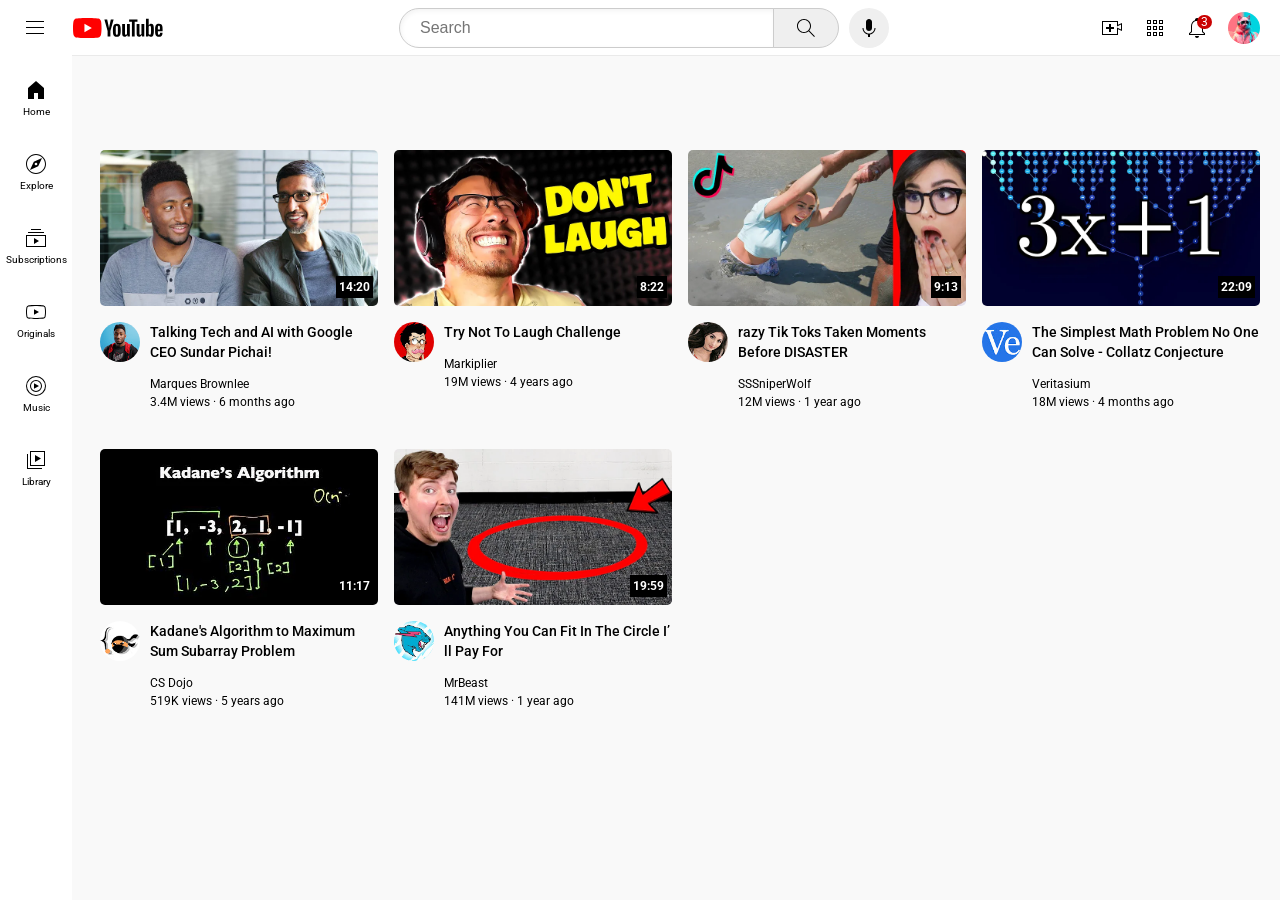
<file: index.html>
<!DOCTYPE html>
<html lang="en">
  <head>
      <title>YouTube Clone</title>
      <meta charset="UTF-8">
      <meta name="viewport" content="width=device-width, initial-scale=1.0">
      <link rel="preconnect" href="https://fonts.googleapis.com">
      <link rel="preconnect" href="https://fonts.gstatic.com" crossorigin>
      <link href="https://fonts.googleapis.com/css2?family=Roboto:wght@400;500;700&display=swap" rel="stylesheet">
      <link rel="stylesheet" href="./Style/Genral.css">
      <link rel="stylesheet" href="./Style/Header.css">
      <link rel="stylesheet" href="./Style/Videos.css">
      <link rel="stylesheet" href="./Style/sider.css">
  </head>
  <body>
    <header>
    <div class="header">
      
      <div class="left-sec">
        <img class="hamburger" src="./Icons/hamburger-menu.svg" alt="Menu">
        <img class="yt-logo"  src="./Icons/youtube-logo.svg" alt="YouTube Logo">
      </div>

      <div class="mid-sec">        <input class="search-bar" type="search" placeholder="Search">
        <button class="search-button">
          <img class="search-img" src="./Icons/search.svg" alt="Search">
          <div class="tooltip">Search</div>
        </button>
        <button class="voice-search-button">
          <img class="mic" src="./Icons/voice-search-icon.svg" alt="Voice Search">
          <div class="tooltip">Search with your Voice </div>
        </button>
      </div>

      <div class="right-sec">        <div class="upload-icon-container">
          <img class="upload-icon" src="./Icons/upload.svg" alt="Upload">
          <div class="tooltip">Create</div>
        </div>
        <div class="apps-icon-container">
          <img class="apps-icon" src="./Icons/youtube-apps.svg" alt="YouTube Apps">
          <div class="tooltip">YouTube Apps</div>
        </div>
        <div class="notifications-icon-container">
          <img class="notifications-icon" src="./Icons/notifications.svg" alt="Notifications">
          <div class="tooltip">Notifications</div>
          <div class="notifications-count">3</div>
        </div>
        <div class="user-icon-container">
          <img class="user-icon" src="./images/CopyFlow.jpg" alt="User Profile">
          <div class="tooltip">Charan Tej</div>
        </div>
      </div>

    </div>
    </header>
      <nav>
    <div class="sider">
      <div class="sider-link">
        <img src="./Icons/home.svg" alt="Home Icon">
        <div>Home</div>
      </div>
      <div class="sider-link">
        <img src="./Icons/explore.svg" alt="Explore Icon">
        <div>Explore</div>
      </div>
      <div class="sider-link">
        <img src="./Icons/subscriptions.svg" alt="Subscriptions Icon">
        <div>Subscriptions</div>
      </div>
      <div class="sider-link">
        <img src="./Icons/originals.svg" alt="Originals Icon">
        <div>Originals</div>
      </div>
      <div class="sider-link">
        <img src="./Icons/youtube-music.svg" alt="YouTube Music Icon">
        <div>Music</div>
      </div>
      <div class="sider-link">
        <img src="./Icons/library.svg" alt="Library Icon">
        <div>Library</div>
      </div>
    </div>
    </nav>
    
    <main>
    <div class="video-grid">
      <div class="video-preview">
        <div class="thumbnail-row">          <img class="thumbnail-1" src="./images/thumbnail-1.webp" alt="Video Thumbnail - Talking Tech with Sundar Pichai">
          <div class="video-time">14:20</div>
        </div>
        <div class="video-info-grid">
          <div class="channel-icon">
            <img class="icon-picture" src="./Channel-icon/channel-1.jpeg" alt="Marques Brownlee Channel Icon">
          </div>
          <div class="video-info">
            <p class="video-title">
              Talking Tech and AI with Google CEO Sundar Pichai!
            </p>
            <p class="video-aurthor">
              Marques Brownlee
            </p>
            <p class="video-stats">
              3.4M views &#183 6 months ago
            </p>
          </div>
          
        </div>
        
        
      </div>
  
      <div class="video-preview">
        <div class="thumbnail-row">
          <img class="thumbnail-1" src="./images/thumbnail-2.webp" alt="Video Thumbnail - Try Not To Laugh Challenge">
          <div class="video-time">8:22</div>
        </div>
        <div class="video-info-grid">
          <div class="channel-icon">
            <img class="icon-picture" src="./Channel-icon/channel-2.jpeg" alt="Markiplier Channel Icon">
          </div>
          <div class="video-info">
            <p class="video-title">Try Not To Laugh Challenge 
            </p>
            <p class="video-aurthor">
              Markiplier
            </p>
            <p class="video-stats">
              19M views · 4 years ago
            </p>
          </div>
  
        </div>
        
      </div>
  
      <div class="video-preview">
        <div class="thumbnail-row">
          <img class="thumbnail-1" src="./images/thumbnail-3.webp" alt="Video Thumbnail - Crazy TikToks">
          <div class="video-time">9:13</div>
        </div>
        <div class="video-info-grid">
          <div class="channel-icon">
            <img class="icon-picture" src="./Channel-icon/channel-3.jpeg" alt="SSSniperWolf Channel Icon">
          </div>
          <div class="video-info">
            <p class="video-title">
              razy Tik Toks Taken Moments Before DISASTER
            </p>
            <p class="video-aurthor">
              SSSniperWolf
            </p>
            <p class="video-stats">
              12M views · 1 year ago
            </p>
          </div>
  
        </div>
        
        
      </div>
  
      <div class="video-preview">
        <div class="thumbnail-row">
          <img class="thumbnail-1" src="./images/thumbnail-4.webp" alt="Video Thumbnail - Collatz Conjecture">
          <div class="video-time">22:09</div>
        </div>
        <div class="video-info-grid">
          <div class="channel-icon">
            <img class="icon-picture" src="./Channel-icon/channel-4.jpeg" alt="Veritasium Channel Icon">
          </div>
          <div class="video-info">
            <p class="video-title">
              The Simplest Math Problem No One Can Solve - Collatz Conjecture
            </p>
            <p class="video-aurthor">
              Veritasium
            </p>
            <p class="video-stats">
              18M views · 4 months ago
            </p>
          </div>
          
        </div>
        
        
      </div>
  
      <div class="video-preview">
        <div class="thumbnail-row">
          <img class="thumbnail-1" src="./images/thumbnail-5.webp" alt="Video Thumbnail - Kadane's Algorithm">
          <div class="video-time">11:17</div>
        </div>
        <div class="video-info-grid">
          <div class="channel-icon">
            <img class="icon-picture" src="./Channel-icon/channel-5.jpeg" alt="CS Dojo Channel Icon">
          </div>
          <div class="video-info">
            <p class="video-title">Kadane's Algorithm to Maximum Sum Subarray Problem
            </p>
            <p class="video-aurthor">
              CS Dojo
            </p>
            <p class="video-stats">
              519K views · 5 years ago
            </p>
          </div>
  
        </div>
        
      </div>
  
      <div class="video-preview">
        <div class="thumbnail-row">
          <img class="thumbnail-1" src="./images/thumbnail-6.webp" alt="Video Thumbnail - MrBeast Circle Challenge">
          <div class="video-time">19:59</div>
        </div>
        <div class="video-info-grid">
          <div class="channel-icon">
            <img class="icon-picture" src="./Channel-icon/channel-6.jpeg" alt="MrBeast Channel Icon">
          </div>
          <div class="video-info">
            <p class="video-title">
              Anything You Can Fit In The Circle I’ ll Pay For
            </p>
            <p class="video-aurthor">
              MrBeast
            </p>
            <p class="video-stats">
              141M views · 1 year ago
            </p>
          </div>
        </div> 
        
        
      </div>
    </div>
    </main>
    
  </body>
</html>
</file>
<file: Style/Genral.css>
p {
  margin-top: 0px;
  margin-bottom: 0px;
  font-family: Roboto, Arial;
}

body {
  background-color: rgb(249,249,249);
  margin-right: 20px;
  margin-top: 150px;
  margin-left: 100px;
  font-family: Roboto, Arial;
}
</file>
<file: Style/Header.css>
.header {
  height: 55px;
  margin: 0px;
  display: flex;
  flex-direction: row;
  justify-content: space-between;
  z-index: 100;

  position: fixed;
  top: 0px;
  right: 0px;
  left: 0px;
  background-color: white;
  border-bottom-width: 1px;
  border-bottom-style: solid;
  border-bottom-color: rgb(234, 234, 234);
}

.left-sec {
  display: flex;
  flex-direction: row;
  align-items: center;
  
  
}
.hamburger {
  padding-left: 23px;
  padding-right: 26px;
  height: 24px;

}

.yt-logo{
  height: 20px;
}

.mid-sec {
  flex: 1;
  display: flex;
  flex-direction: row;
  align-items: center;
  margin-left: 70px;
  margin-right: 35px;
  max-width: 500px;

}
.search-bar{
  flex: 1;
  height: 40px;
  font-size: 16px;
  padding-left: 20px;
  border-style: solid;
  border-top-left-radius: 20px;
  border-bottom-left-radius: 20px;
  border-width: 1px;
  width: 0;
  border-color: rgb(204, 204, 204);
  box-shadow: inset 1px 2px 5px rgba(0,0,0,0.05); 

}
/* .search-bar:active { */
  
/* } */
.search-button {
  height: 40px;
  width: 66px;
  border: 1px solid rgb(204, 204, 204);
  border-top-right-radius: 20px;
  border-bottom-right-radius: 20px;
  margin-left: -2px;
  
}
.search-button,
.voice-search-button,
.upload-icon-container,
.apps-icon-container,
.notifications-icon-container,
.user-icon-container {
  display: flex;
  justify-content: center;
  align-items: center;
  position: relative;
}
.search-button .tooltip,
.voice-search-button .tooltip,
.upload-icon-container .tooltip,
.apps-icon-container .tooltip,
.notifications-icon-container .tooltip,
.user-icon-container .tooltip {
  position: absolute;
  background-color: gray;
  color: white;
  padding: 4px 8px;
  border-radius: 2px;
  font-size: 12px;
  bottom: -30px;
  opacity: 0 ;
  transition: opacity 0.15s;
  pointer-events: none;
  white-space: nowrap ;
}
/* .voice-search-button .tooltip,
.upload-icon-container .tooltip {
  bottom: -22px;
} */
.search-button:hover .tooltip,
.voice-search-button:hover .tooltip,
.upload-icon-container:hover .tooltip,
.apps-icon-container:hover .tooltip,
.notifications-icon-container:hover .tooltip,
.user-icon-container:hover .tooltip {
  opacity: 1;
}
.search-img{
  height: 24px;

  
}
.voice-search-button{
  margin-right: 10px;
  margin-left: 10px;
  height: 40px;
  width: 40px;
  border-radius: 20px;
  border-style: none;
  
}
.mic{

  height: 24px;

}

.right-sec {
  width: 180px;
  display: flex;
  align-items: center;
  justify-content: space-between;
  flex-shrink: 0;
}

.upload-icon {
  height: 24px;
}
.apps-icon {
  height: 24px;
}
.notifications-icon{
  height: 24px;
}
.user-icon{
  height: 32px;
  width: 32px;
  object-fit: cover;
  margin-right: 20px;
  border-radius: 16px;
}
.notifications-icon-container{
  position: relative;
}
.notifications-count{
  font-size: 12px;
  font-weight: 400;
  color: white;
  position: absolute;
  background-color: rgb(202, 1, 1);
  top: -1px;
  left: 12px;
  padding-left: 4px;
  padding-right: 4px;
  border-radius: 10px;
}
</file>
<file: Style/Videos.css>
.video-grid{
  display: grid;
  grid-template-columns: 1fr 1fr 1fr;
  column-gap: 16px;
  row-gap: 40px;
}

@media (max-width:750px) {
  .video-grid {
    grid-template-columns: 1fr 1fr;
  }
}

@media (min-width:751px) and (max-width:999px) {
  .video-grid {
    grid-template-columns: 1fr 1fr 1fr;
  }
}

@media (min-width: 1000px) {
  .video-grid {
    grid-template-columns: 1fr 1fr 1fr 1fr;
  }
}

.video-time{
  background-color: black;
  color: white;
  position: absolute;
  right: 5px;
  bottom: 12px;
  font-size: 12px;
  font-weight: 700;
  padding: 4px 3px ;
}
 
.video-info-grid{
  display: grid; 
  grid-template-columns: 50px 1fr;
}
.thumbnail-1 {
  width: 100%;
  border-radius: 5px;

}

.video-title {
 margin-bottom: 15px;
 font-size: 14px;
 font-weight: 500;
 line-height: 20px;
}
.video-aurthor,
.video-stats{
  font-size: 12px;

}
.video-aurthor{
  margin-bottom: 4px;
}
.icon-picture{
  width: 40px;
  border-radius: 50%;
}
.thumbnail-row{
  margin-bottom: 12px;
  position: relative;
}
</file>
<file: Style/sider.css>
.sider {
  width: 72px;
  position: fixed;
  top: 50px;
  bottom: 0px;
  left: 0px;
  background-color: white;
  padding-top: 10px;
  z-index: 200;
  
}
.sider-link{
  height: 74px;
  display: flex;
  justify-content: center;
  align-items: center;
  flex-direction: column;
  cursor: pointer;
}

.sider-link:hover {
  background-color: lightgray;
}

.sider-link img {
  height: 24px;
  margin-bottom: 4px;
}

.sider-link div {
  font-size: 10px;
}
</file>
